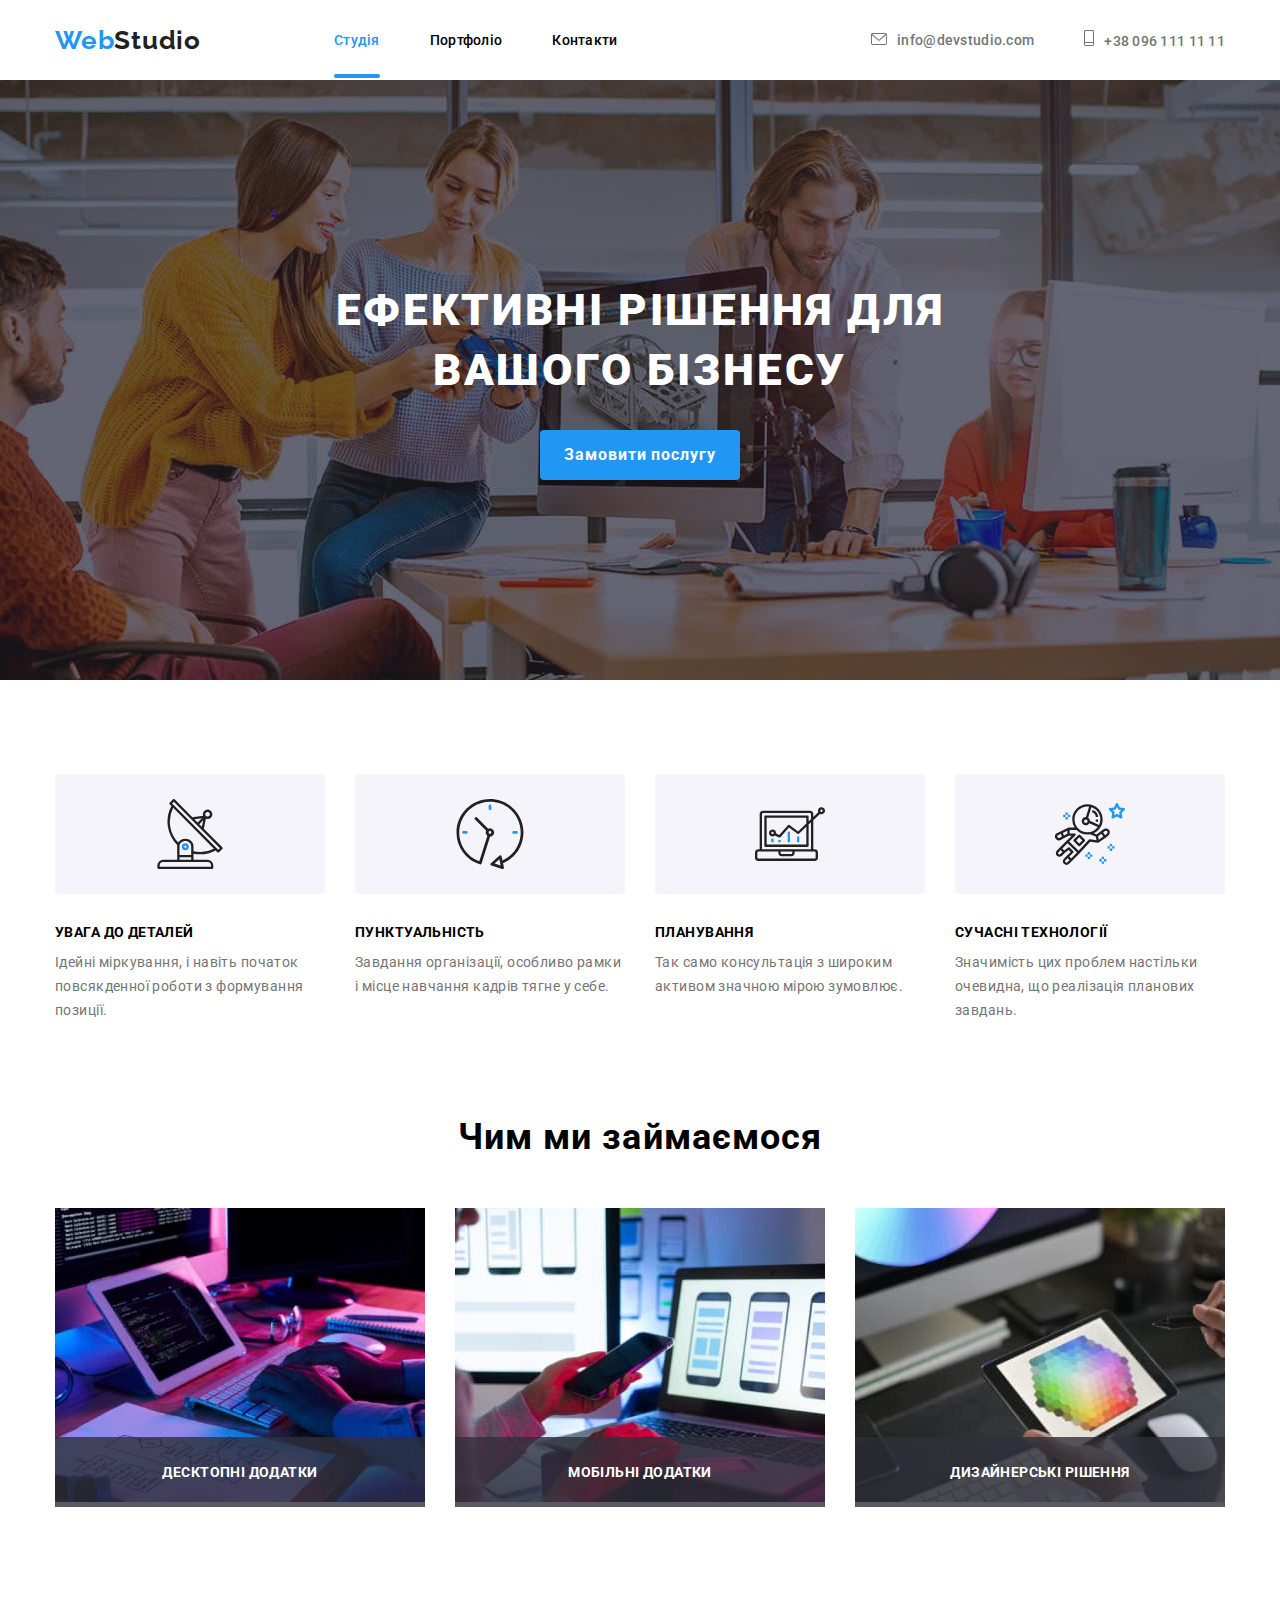
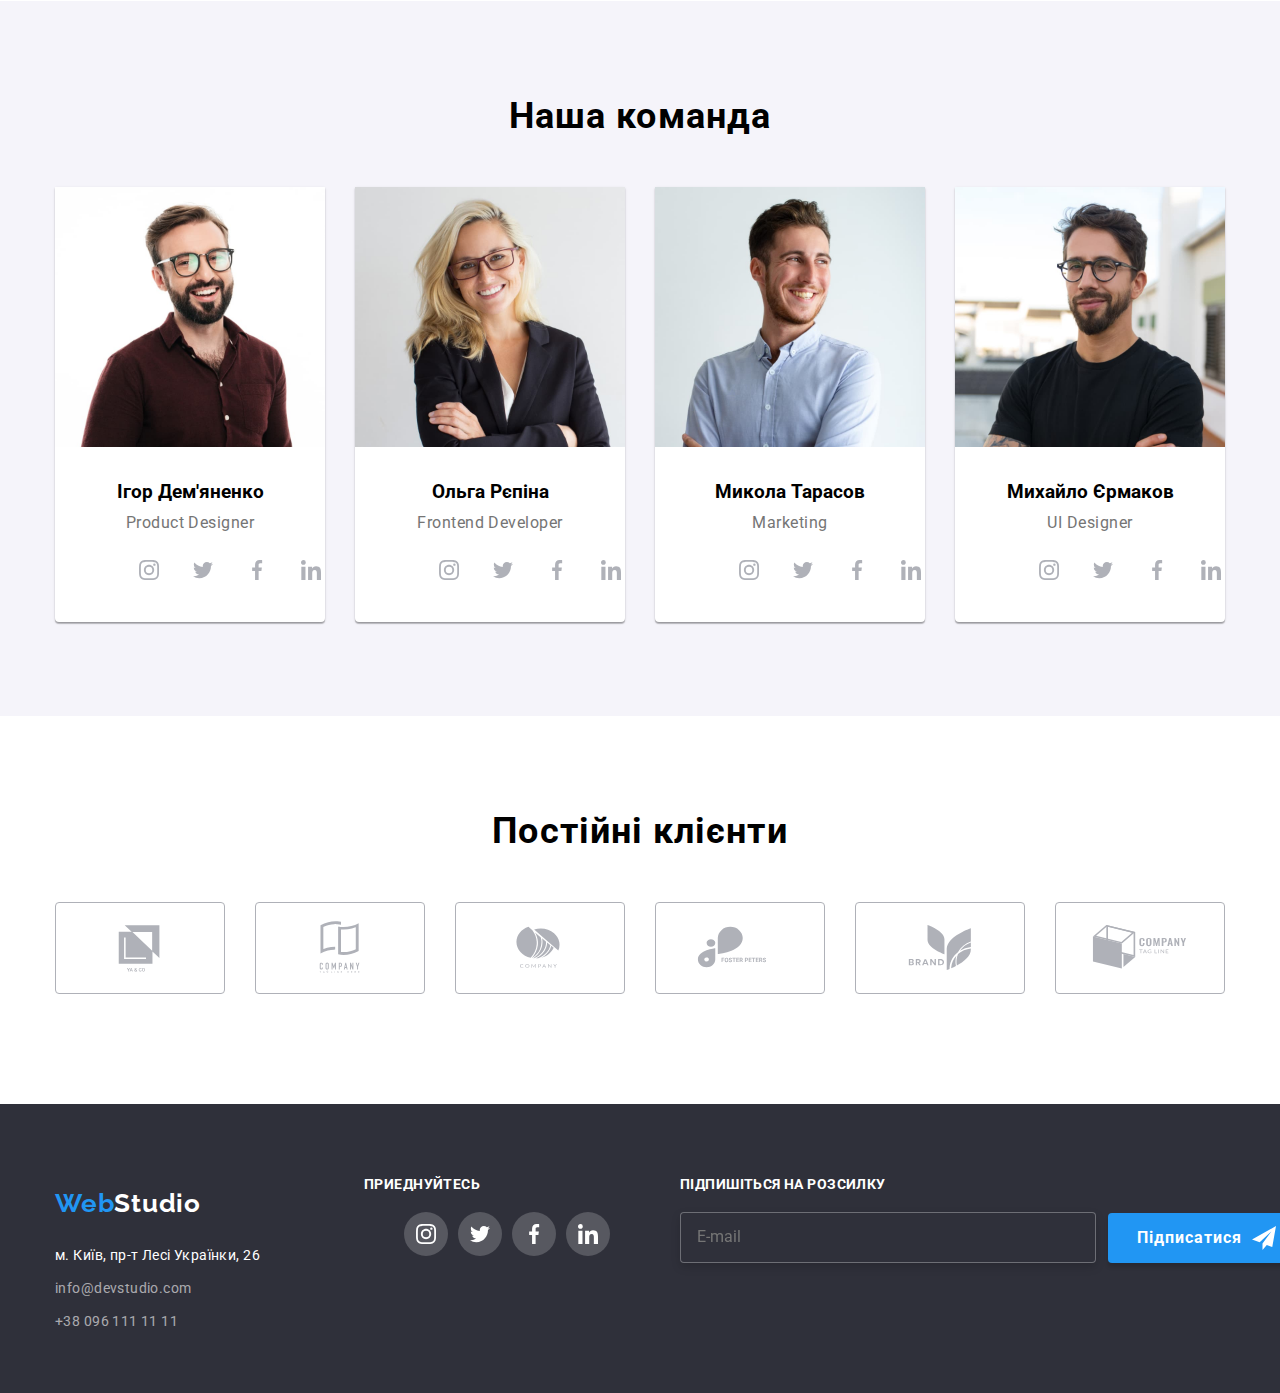
<file: index.html>
<!DOCTYPE html>
<html lang="ru">
  <head>
    <meta charset="UTF-8" />
    <meta http-equiv="X-UA-Compatible" content="IE=edge" />
    <meta name="viewport" content="width=device-width, initial-scale=1.0" />
    <title>goit-markup-hw-07</title>
    <!-- Normalize run -->
    <link
      rel="stylesheet"
      href="https://cdn.jsdelivr.net/npm/modern-normalize@1.1.0/modern-normalize.min.css"
    />
    <!-- Normalize end -->
    <link rel="preconnect" href="https://fonts.googleapis.com" />
    <link rel="preconnect" href="https://fonts.gstatic.com" crossorigin />
    <link
      href="https://fonts.googleapis.com/css2?family=Raleway:wght@700&family=Roboto:wght@400;500;700;900&display=swap"
      rel="stylesheet"
    />
    <link rel="stylesheet" href="./css/main.min.css" />
    <link rel="stylesheet" href="./css/style.css" />
  </head>
  <body>
    <!-- Modal -->
    <div class="backdrop is-hidden" data-modal>
      <div class="modal">
        <button data-modal-close class="modal-buton">
          <svg class="modal__icon">
            <use href="./images/icons.svg#close-black"></use>
          </svg>
        </button>

        <form class="form">
          <strong class="form__title"
            >Залиште свої дані, ми вам передзвонимо</strong
          >

          <div class="form__group" role="group">
            <label class="form__label">
              <span class="form__span">Ім'я</span>
              <svg class="form__icon">
                <use href="./images/icons.svg#person-black"></use>
              </svg>
              <input class="form__input" type="text" />
            </label>

            <label class="form__label">
              <span class="form__span">Телефон</span>
              <svg class="form__icon">
                <use href="./images/icons.svg#phone-black"></use>
              </svg>
              <input class="form__input" type="text" />
            </label>

            <label class="form__label">
              <span class="form__span">Пошта</span>
              <svg class="form__icon">
                <use href="./images/icons.svg#email-black"></use>
              </svg>
              <input class="form__input" type="text" />
            </label>

            <label class="form__label">
              <span class="form__span">Коментар</span>
              <textarea
                class="form__comment"
                placeholder="Введіть текст"
              ></textarea>
            </label>
          </div>

          <label class="form-agreement">
            <input
              class="checkbox visually-hidden"
              type="checkbox"
              name="agreement"
            />
            <svg class="form-agreement__icon">
              <use
                class="form-agreement--check-icon"
                href="./images/icons.svg#check"
              ></use>
              <use
                class="form-agreement--uncheck-icon"
                href="./images/icons.svg#uncheck"
              ></use>
            </svg>
            <span class="form-agreement__text">
              Погоджуюся з розсилкою та приймаю
              <a class="form-agreement__link" href="">Умови договору</a></span
            >
          </label>

          <button class="form-btn">
            <span>Відправити</span>
          </button>
        </form>
      </div>
    </div>

    <!-- Header -->

    <header>
      <div class="container">
        <div class="header">
          <nav class="nav-box">
            <p class="logo">Web<span class="logo--black">Studio</span></p>
            <ul class="nav-box__row">
              <li>
                <a
                  class="nav-box__link total link total-current"
                  href="index.html"
                  >Студія</a
                >
              </li>
              <li>
                <a class="nav-box__link total link" href="portfolio.html"
                  >Портфоліо</a
                >
              </li>
              <li>
                <a class="nav-box__link total link" href="">Контакти</a>
              </li>
            </ul>
          </nav>

          <div class="header-box">
            <ul class="header-box__row">
              <li>
                <a
                  class="header-box__link total link"
                  href="mailto:info@devstudio.com"
                  ><svg class="header-box__mail-icon">
                    <use href="./images/icons.svg#mail"></use></svg
                  >info@devstudio.com</a
                >
              </li>
              <li>
                <a class="header-box__link total link" href="tel:+380961111111"
                  ><svg class="header-box__tel-icon">
                    <use href="./images/icons.svg#tel"></use></svg
                  >+38 096 111 11 11</a
                >
              </li>
            </ul>
          </div>
        </div>
      </div>
    </header>
    <main>
      <!-- Hero -->

      <section class="hero">
        <div class="container">
          <h1 class="hero__text">
            Ефективні рішення для<br />
            вашого бізнесу
          </h1>
          <button data-modal-open class="hero-btn" type="button">
            Замовити послугу
          </button>
        </div>
      </section>

      <!-- Unnamed -->

      <section class="unnamed">
        <div class="container">
          <ul class="unnamed__row">
            <li>
              <div class="unnamed-column">
                <svg class="unnamed-column__icon" width="70" height="70">
                  <use href="images/icons.svg#antenna"></use>
                </svg>
              </div>
              <h3 class="unnamed-column__title">УВАГА ДО ДЕТАЛЕЙ</h3>
              <p class="unnamed-column__text">
                Ідейні міркування, і навіть початок повсякденної роботи з
                формування позиції.
              </p>
            </li>
            <li>
              <div class="unnamed-column">
                <svg class="unnamed-column__icon" width="70" height="70">
                  <use href="./images/icons.svg#clock"></use>
                </svg>
              </div>
              <h3 class="unnamed-column__title">ПУНКТУАЛЬНІСТЬ</h3>
              <p class="unnamed-column__text">
                Завдання організації, особливо рамки і місце навчання кадрів
                тягне у себе.
              </p>
            </li>
            <li>
              <div class="unnamed-column">
                <svg class="unnamed-column__icon" width="70" height="70">
                  <use href="./images/icons.svg#diagram"></use>
                </svg>
              </div>
              <h3 class="unnamed-column__title">ПЛАНУВАННЯ</h3>
              <p class="unnamed-column__text">
                Так само консультація з широким активом значною мірою зумовлює.
              </p>
            </li>
            <li>
              <div class="unnamed-column">
                <svg class="unnamed-column__icon" width="70" height="70">
                  <use href="./images/icons.svg#astronaut"></use>
                </svg>
              </div>
              <h3 class="unnamed-column__title">СУЧАСНІ ТЕХНОЛОГІЇ</h3>
              <p class="unnamed-column__text">
                Значимість цих проблем настільки очевидна, що реалізація
                планових завдань.
              </p>
            </li>
          </ul>
        </div>
      </section>

      <!-- What -->

      <section class="what">
        <div class="container">
          <h2 class="what__title">Чим ми займаємося</h2>
          <ul class="what__row">
            <li>
              <div class="what-column">
                <img src="./images/what-1.jpg" alt="фото" width="370" />
                <h3 class="what-column__item what-column__text">
                  ДЕСКТОПНІ ДОДАТКИ
                </h3>
              </div>
            </li>
            <li>
              <div class="what-column">
                <img src="./images/what-2.jpg" alt="фото" width="370" />
                <h3 class="what-column__item what-column__text">
                  МОБІЛЬНІ ДОДАТКИ
                </h3>
              </div>
            </li>
            <li>
              <div class="what-column">
                <img src="./images/what-3.jpg" alt="фото" width="370" />
                <h3 class="what-column__item what-column__text">
                  ДИЗАЙНЕРСЬКІ РІШЕННЯ
                </h3>
              </div>
            </li>
          </ul>
        </div>
      </section>

      <!-- Our -->

      <section class="our">
        <div class="container">
          <h2 class="our__title">Наша команда</h2>

          <ul class="our__row">
            <li class="our-box">
              <img src="./images/our-1.jpg" alt="фото" width="270" />
              <div class="our-box__text">
                <h3 class="our-box__name">Ігор Дем'яненко</h3>
                <p class="our-box__specialty">
                  <span lang="en">Product Designer</span>
                </p>
                <ul class="social">
                  <li>
                    <a href="" class="social__link">
                      <svg class="social__icon">
                        <use href="./images/icons.svg#instagram"></use>
                      </svg>
                    </a>
                  </li>
                  <li>
                    <a href="" class="social__link">
                      <svg class="social__icon">
                        <use href="./images/icons.svg#twitter"></use>
                      </svg>
                    </a>
                  </li>
                  <li>
                    <a href="" class="social__link">
                      <svg class="social__icon">
                        <use href="./images/icons.svg#facebook"></use>
                      </svg>
                    </a>
                  </li>
                  <li>
                    <a href="" class="social__link">
                      <svg class="social__icon">
                        <use href="./images/icons.svg#linkedin"></use>
                      </svg>
                    </a>
                  </li>
                </ul>
              </div>
            </li>
            <li class="our-box">
              <img src="./images/our-2.jpg" alt="фото" width="270" />
              <div class="our-box__text">
                <h3 class="our-box__name">Ольга Рєпіна</h3>
                <p class="our-box__specialty">
                  <span lang="en">Frontend Developer</span>
                </p>
                <ul class="social">
                  <li>
                    <a href="" class="social__link">
                      <svg class="social__icon">
                        <use href="./images/icons.svg#instagram"></use>
                      </svg>
                    </a>
                  </li>
                  <li>
                    <a href="" class="social__link">
                      <svg class="social__icon">
                        <use href="./images/icons.svg#twitter"></use>
                      </svg>
                    </a>
                  </li>
                  <li>
                    <a href="" class="social__link">
                      <svg class="social__icon">
                        <use href="./images/icons.svg#facebook"></use>
                      </svg>
                    </a>
                  </li>
                  <li>
                    <a href="" class="social__link">
                      <svg class="social__icon">
                        <use href="./images/icons.svg#linkedin"></use>
                      </svg>
                    </a>
                  </li>
                </ul>
              </div>
            </li>
            <li class="our-box">
              <img src="./images/our-3.jpg" alt="фото" width="270" />
              <div class="our-box__text">
                <h3 class="our-box__name">Микола Тарасов</h3>
                <p class="our-box__specialty">
                  <span lang="en">Marketing</span>
                </p>
                <ul class="social">
                  <li>
                    <a href="" class="social__link">
                      <svg class="social__icon">
                        <use href="./images/icons.svg#instagram"></use>
                      </svg>
                    </a>
                  </li>
                  <li>
                    <a href="" class="social__link">
                      <svg class="social__icon">
                        <use href="./images/icons.svg#twitter"></use>
                      </svg>
                    </a>
                  </li>
                  <li>
                    <a href="" class="social__link">
                      <svg class="social__icon">
                        <use href="./images/icons.svg#facebook"></use>
                      </svg>
                    </a>
                  </li>
                  <li>
                    <a href="" class="social__link">
                      <svg class="social__icon">
                        <use href="./images/icons.svg#linkedin"></use>
                      </svg>
                    </a>
                  </li>
                </ul>
              </div>
            </li>
            <li class="our-box">
              <img src="./images/our-4.jpg" alt="фото" width="270" />
              <div class="our-box__text">
                <h3 class="our-box__name">Михайло Єрмаков</h3>
                <p class="our-box__specialty">
                  <span lang="en">UI Designer</span>
                </p>
                <ul class="social">
                  <li>
                    <a href="" class="social__link">
                      <svg class="social__icon">
                        <use href="./images/icons.svg#instagram"></use>
                      </svg>
                    </a>
                  </li>
                  <li>
                    <a href="" class="social__link">
                      <svg class="social__icon">
                        <use href="./images/icons.svg#twitter"></use>
                      </svg>
                    </a>
                  </li>
                  <li>
                    <a href="" class="social__link">
                      <svg class="social__icon">
                        <use href="./images/icons.svg#facebook"></use>
                      </svg>
                    </a>
                  </li>
                  <li>
                    <a href="" class="social__link">
                      <svg class="social__icon">
                        <use href="./images/icons.svg#linkedin"></use>
                      </svg>
                    </a>
                  </li>
                </ul>
              </div>
            </li>
          </ul>
        </div>
      </section>

      <!-- Regular -->

      <section class="regular">
        <div class="container">
          <h2 class="regular__title">Постійні клієнти</h2>
          <ul class="regular__row">
            <li class="regular__box">
              <a href="" class="regular__link">
                <svg class="regular__icon" width="106" height="60">
                  <use href="./images/icons.svg#logo-1"></use>
                </svg>
              </a>
            </li>
            <li class="regular__box">
              <a href="" class="regular__link">
                <svg class="regular__icon" width="106" height="60">
                  <use href="./images/icons.svg#logo-2"></use>
                </svg>
              </a>
            </li>
            <li class="regular__box">
              <a href="" class="regular__link">
                <svg class="regular__icon" width="106" height="60">
                  <use href="./images/icons.svg#logo-3"></use>
                </svg>
              </a>
            </li>
            <li class="regular__box">
              <a href="" class="regular__link">
                <svg class="regular__icon" width="106" height="60">
                  <use href="./images/icons.svg#logo-4"></use>
                </svg>
              </a>
            </li>
            <li class="regular__box">
              <a href="" class="regular__link">
                <svg class="regular__icon" width="106" height="60">
                  <use href="./images/icons.svg#logo-5"></use>
                </svg>
              </a>
            </li>
            <li class="regular__box">
              <a href="" class="regular__link">
                <svg class="regular__icon" width="106" height="60">
                  <use href="./images/icons.svg#logo-6"></use>
                </svg>
              </a>
            </li>
          </ul>
        </div>
      </section>
    </main>

    <!-- Footer -->

    <footer class="footer">
      <div class="container">
        <div class="footer__row">
          <div>
            <p class="logo">Web<span class="logo--white">Studio</span></p>
            <div class="address">
              <address>
                <p class="footer__addres">м. Київ, пр-т Лесі Українки, 26</p>
                <ul class="footer__addres-link">
                  <li class="footer__link">
                    <a class="total link" href="mailto:info@devstudio.com"
                      >info@devstudio.com</a
                    >
                  </li>
                  <li class="footer__link">
                    <a class="total link" href="tel:+380961111111"
                      >+38 096 111 11 11</a
                    >
                  </li>
                </ul>
              </address>
            </div>
          </div>

          <!-- Приєднуйтесь -->

          <div>
            <p class="footer__title">ПРИЕДНУЙТЕСЬ</p>
            <ul class="social">
              <li>
                <a href="" class="social__footer">
                  <svg class="social__icon--footer">
                    <use href="./images/icons.svg#instagram"></use>
                  </svg>
                </a>
              </li>
              <li>
                <a href="" class="social__footer">
                  <svg class="social__icon--footer">
                    <use href="./images/icons.svg#twitter"></use>
                  </svg>
                </a>
              </li>
              <li>
                <a href="" class="social__footer">
                  <svg class="social__icon--footer">
                    <use href="./images/icons.svg#facebook"></use>
                  </svg>
                </a>
              </li>
              <li>
                <a href="" class="social__footer">
                  <svg class="social__icon--footer">
                    <use href="./images/icons.svg#linkedin"></use>
                  </svg>
                </a>
              </li>
            </ul>
          </div>

          <!-- Підпишіться на розсилку -->

          <div>
            <p class="footer__title">ПІДПИШІТЬСЯ НА РОЗСИЛКУ</p>
            <div class="footer-form">
              <label></label>
              <input
                class="footer-form__imput"
                type="email"
                placeholder="E-mail"
              />
              <button class="footer-form-btn">
                <span>Підписатися</span>
                <svg width="24" height="24">
                  <use href="./images/icons.svg#telegram"></use>
                </svg>
              </button>
            </div>
          </div>
        </div>
      </div>
    </footer>
    <script src="./js/modal.js"></script>
  </body>
</html>
</file>
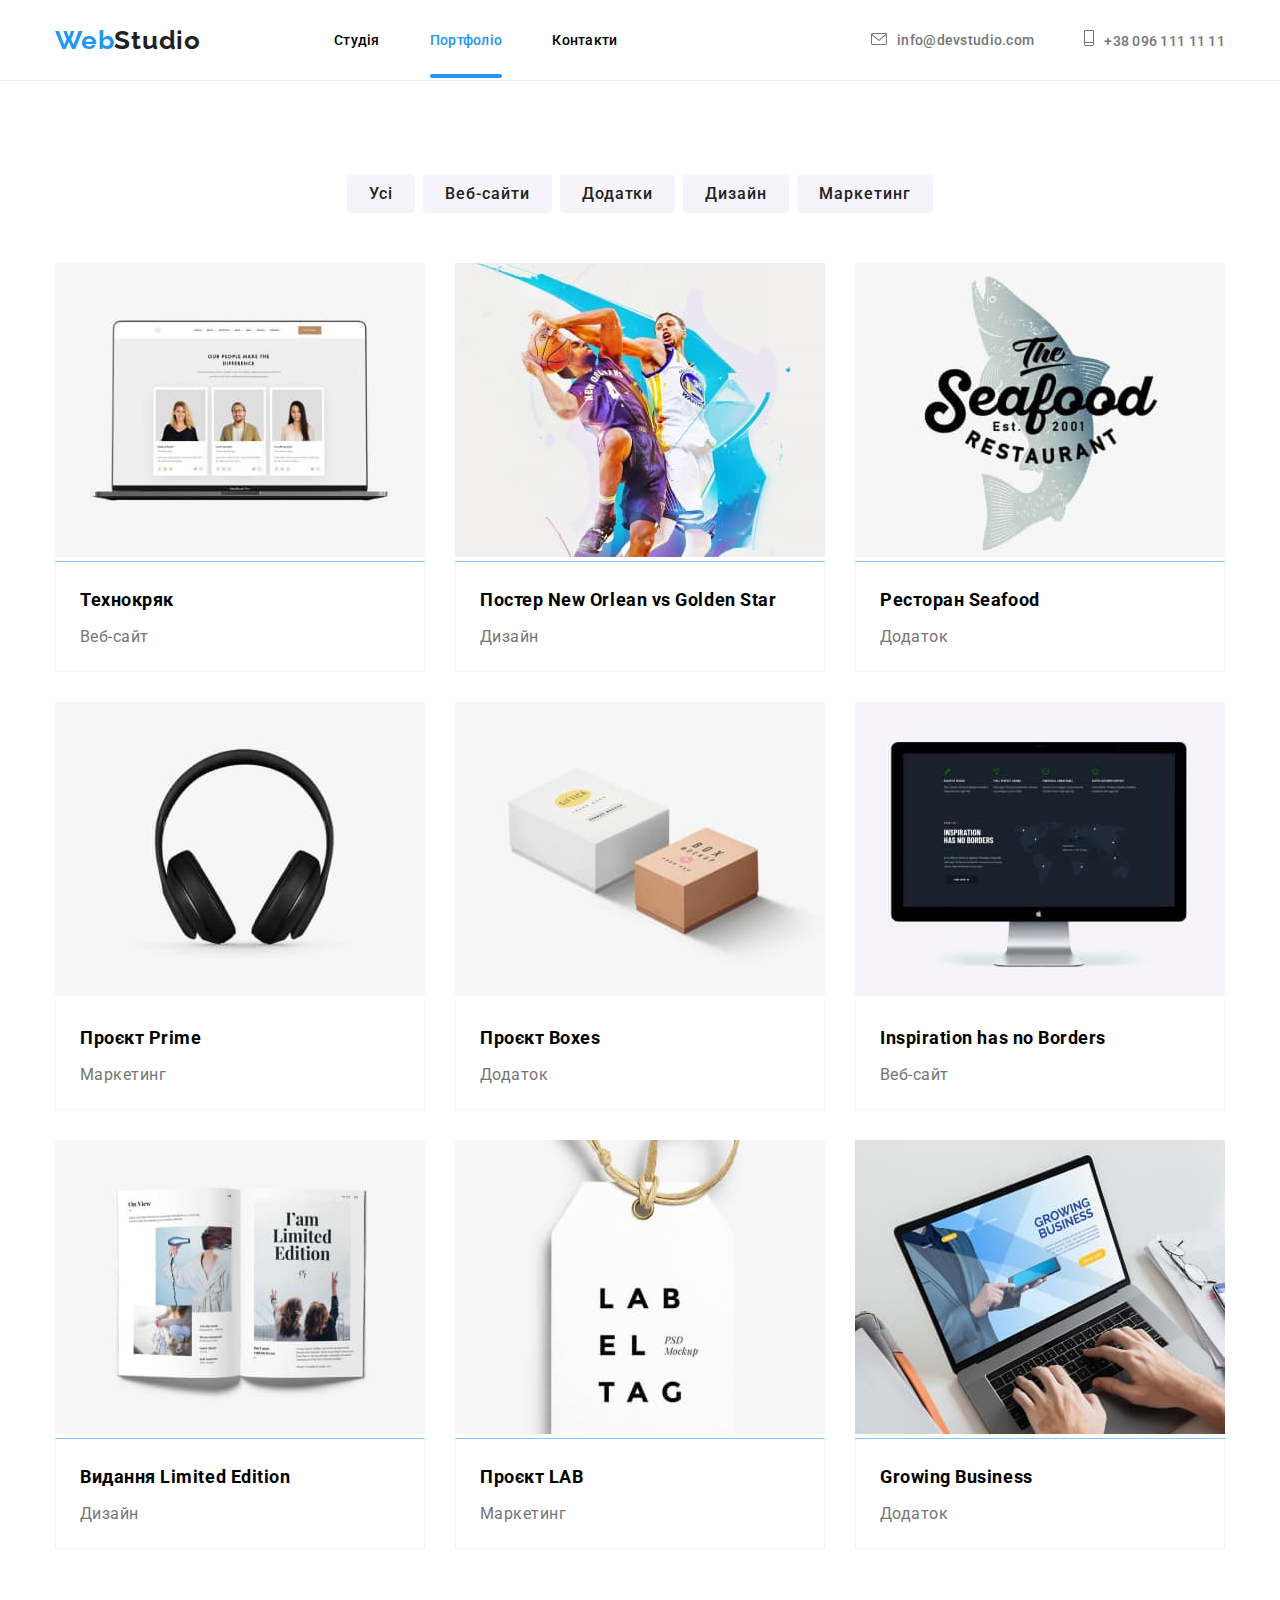
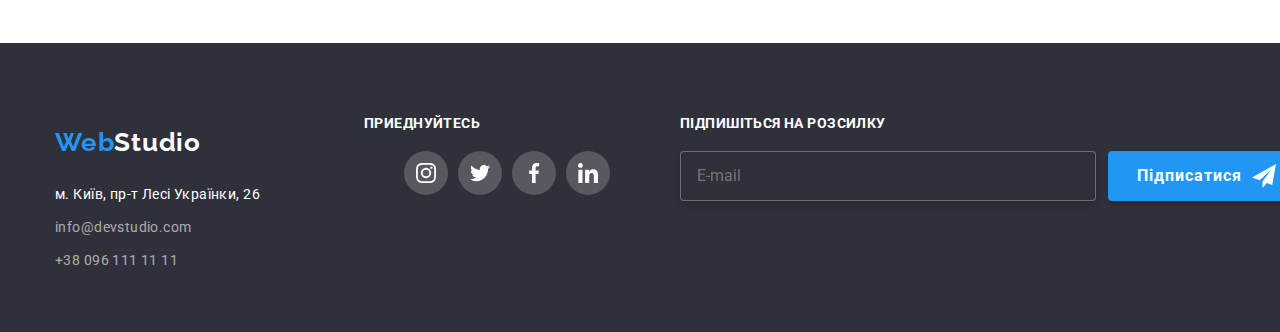
<file: portfolio.html>
<!DOCTYPE html>
<html lang="ru">
   <head>
    <meta charset="UTF-8" />
    <meta http-equiv="X-UA-Compatible" content="IE=edge" />
    <meta name="viewport" content="width=device-width, initial-scale=1.0" />
    <title>goit-markup-hw-07</title>
    <!-- Normalize run -->
    <link
      rel="stylesheet"
      href="https://cdn.jsdelivr.net/npm/modern-normalize@1.1.0/modern-normalize.min.css"
    />
    <!-- Normalize end -->
    <link rel="preconnect" href="https://fonts.googleapis.com" />
    <link rel="preconnect" href="https://fonts.gstatic.com" crossorigin />
    <link
      href="https://fonts.googleapis.com/css2?family=Raleway:wght@700&family=Roboto:wght@400;500;700;900&display=swap"
      rel="stylesheet"
    />
    <link rel="stylesheet" href="./css/main.min.css" />
    <link rel="stylesheet" href="./css/style.css" />
  </head>
  <body>
  <body>
    <!-- Header -->

    <header class="line">
      <div class="container">
        <div class="header">
          <nav class="nav-box">
            <p class="logo">Web<span class="logo--black">Studio</span></p>
            <ul class="nav-box__row">
              <li>
                <a
                  class="nav-box__link total link"
                  href="index.html"
                  >Студія</a
                >
              </li>
              <li>
                <a class="nav-box__link total link total-current" href="portfolio.html"
                  >Портфоліо</a
                >
              </li>
              <li>
                <a class="nav-box__link total link" href="">Контакти</a>
              </li>
            </ul>
          </nav>

          <div class="header-box">
            <ul class="header-box__row">
              <li>
                <a
                  class="header-box__link total link"
                  href="mailto:info@devstudio.com"
                  ><svg class="header-box__mail-icon">
                    <use href="./images/icons.svg#mail"></use></svg
                  >info@devstudio.com</a
                >
              </li>
              <li>
                <a class="header-box__link total link" href="tel:+380961111111"
                  ><svg class="header-box__tel-icon">
                    <use href="./images/icons.svg#tel"></use></svg
                  >+38 096 111 11 11</a
                >
              </li>
            </ul>
          </div>
        </div>
      </div>
    </header>

    <main>
      <section class="portfolio">
        <div class="container">
          <ul class="portfolio__filters">
            <li>
              <button class="btn-flr-1 btn-flr" type="button">Усі</button>
            </li>
            <li>
              <button class="btn-flr-2 btn-flr" type="button">Веб-сайти</button>
            </li>
            <li>
              <button class="btn-flr-3 btn-flr" type="button">Додатки</button>
            </li>
            <li>
              <button class="btn-flr-4 btn-flr" type="button">Дизайн</button>
            </li>
            <li>
              <button class="btn-flr-5 btn-flr" type="button">Маркетинг</button>
            </li>
          </ul>

          <ul class="portfolio-projects">
            <li>
              <div class="project link">
                <a href>
                  <div class="project__box">
                    <div class="project__foto">
                      <img src="./images/img-1.jpg" alt="фото" width="370" height="294" />
                    </div>
                    <div class="project__overlay">
                      <p class="project__text">
                        Ресурс пропонує комплексні пропозиції з різним рівнем функціоналу та сервісів. Все це дозволить відвідувачу отримати вичерпні відомості про компанію чи приватну особу.
                      </p>
                    </div>
                  </div>
                  <ul class="project__border">
                    <li><h3 class="project__name">Технокряк</h3></li>
                    <li><p class="project__specialty">Веб-сайт</p></li>
                  </ul>
                </a>
              </div>
            </li>

            <li>
              <div class="project link">
                <a href>
                  <div class="project__box">
                    <div class="project__foto">
                      <img src="./images/img-2.jpg" alt="фото" width="370" height="294" />
                    </div>
                    <div class="project__overlay">
                      <p class="project__text">
                        Ресурс пропонує комплексні пропозиції з різним рівнем функціоналу та сервісів. Все це дозволить відвідувачу отримати вичерпні відомості про компанію чи приватну особу.
                      </p>
                    </div>
                  </div>
                  <ul class="project__border">
                    <li>
                      <h3 class="project__name">
                        Постер<span lang="en"> New Orlean vs Golden Star</span>
                      </h3>
                    </li>
                    <li><p class="project__specialty">Дизайн</p></li>
                  </ul>
                </a>
              </div>
            </li>

            <li>
              <div class="project link">
                <a href>
                  <div class="project__box">
                    <div class="project__foto">
                      <img src="./images/img-3.jpg" alt="фото" width="370" height="294" />
                    </div>
                    <div class="project__overlay">
                      <p class="project__text">
                        Ресурс пропонує комплексні пропозиції з різним рівнем функціоналу та сервісів. Все це дозволить відвідувачу отримати вичерпні відомості про компанію чи приватну особу.
                      </p>
                    </div>
                  </div>
                  <ul class="project__border">
                    <li>
                      <h3 class="project__name">Ресторан<span lang="en"> Seafood</span></h3>
                    </li>
                    <li><p class="project__specialty">Додаток</p></li>
                  </ul>
                </a>
              </div>
            </li>

            <li>
              <div class="project link">
                <a href>
                  <div class="project__box">
                    <div class="project__foto">
                      <img src="./images/img-4.jpg" alt="фото" width="370" height="294" />
                    </div>
                    <div class="project__overlay">
                      <p class="project__text">
                        Ресурс пропонує комплексні пропозиції з різним рівнем функціоналу та сервісів. Все це дозволить відвідувачу отримати вичерпні відомості про компанію чи приватну особу.
                      </p>
                    </div>
                  </div>
                  <ul class="project__border">
                    <li>
                      <h3 class="project__name">Проєкт<span lang="en"> Prime</span></h3>
                    </li>
                    <li><p class="project__specialty">Маркетинг</p></li>
                  </ul>
                </a>
              </div>
            </li>

            <li>
              <div class="project link">
                <a href>
                  <div class="project__box">
                    <div class="project__foto">
                      <img src="./images/img-5.jpg" alt="фото" width="370" height="294" />
                    </div>
                    <div class="project__overlay">
                      <p class="project__text">
                        Ресурс пропонує комплексні пропозиції з різним рівнем функціоналу та сервісів. Все це дозволить відвідувачу отримати вичерпні відомості про компанію чи приватну особу.
                      </p>
                    </div>
                  </div>
                  <ul class="project__border">
                    <li>
                      <h3 class="project__name">Проєкт<span lang="en"> Boxes</span></h3>
                    </li>
                    <li><p class="project__specialty">Додаток</p></li>
                  </ul>
                </a>
              </div>
            </li>

            <li>
              <div class="project link">
                <a href>
                  <div class="project__box">
                    <div class="project__foto">
                      <img src="./images/img-6.jpg" alt="фото" width="370" height="294" />
                    </div>
                    <div class="project__overlay">
                      <p class="project__text">
                        Ресурс пропонує комплексні пропозиції з різним рівнем функціоналу та сервісів. Все це дозволить відвідувачу отримати вичерпні відомості про компанію чи приватну особу.
                      </p>
                    </div>
                  </div>
                  <ul class="project__border">
                    <li>
                      <h3 class="project__name">
                        <span lang="en">Inspiration has no Borders</span>
                      </h3>
                    </li>
                    <li><p class="project__specialty">Веб-сайт</p></li>
                  </ul>
                </a>
              </div>
            </li>

            <li>
              <div class="project link">
                <a href>
                  <div class="project__box">
                    <div class="project__foto">
                      <img src="./images/img-7.jpg" alt="фото" width="370" height="294" />
                    </div>
                    <div class="project__overlay">
                      <p class="project__text">
                        Ресурс пропонує комплексні пропозиції з різним рівнем функціоналу та сервісів. Все це дозволить відвідувачу отримати вичерпні відомості про компанію чи приватну особу.
                      </p>
                    </div>
                  </div>
                  <ul class="project__border">
                    <li>
                      <h3 class="project__name">Видання<span lang="en"> Limited Edition</span></h3>
                    </li>
                    <li><p class="project__specialty">Дизайн</p></li>
                  </ul>
                </a>
              </div>
            </li>

            <li>
              <div class="project link">
                <a href>
                  <div class="project__box">
                    <div class="project__foto">
                      <img src="./images/img-8.jpg" alt="фото" width="370" height="294" />
                    </div>
                    <div class="project__overlay">
                      <p class="project__text">
                        Ресурс пропонує комплексні пропозиції з різним рівнем функціоналу та сервісів. Все це дозволить відвідувачу отримати вичерпні відомості про компанію чи приватну особу.
                      </p>
                    </div>
                  </div>
                  <ul class="project__border">
                    <li>
                      <h3 class="project__name">Проєкт<span lang="en"> LAB</span></h3>
                    </li>
                    <li><p class="project__specialty">Маркетинг</p></li>
                  </ul>
                </a>
              </div>
            </li>

            <li>
              <div class="project link">
                <a href>
                  <div class="project__box">
                    <div class="project__foto">
                      <img src="./images/img-9.jpg" alt="фото" width="370" height="294" />
                    </div>
                    <div class="project__overlay">
                      <p class="project__text">
                        Ресурс пропонує комплексні пропозиції з різним рівнем функціоналу та сервісів. Все це дозволить відвідувачу отримати вичерпні відомості про компанію чи приватну особу.
                      </p>
                    </div>
                  </div>
                  <ul class="project__border">
                    <li>
                      <h3 class="project__name"><span lang="en">Growing Business</span></h3>
                    </li>
                    <li><p class="project__specialty">Додаток</p></li>
                  </ul>
                </a>
              </div>
            </li>
          </ul>
        </div>
      </section>
    </main>

    <!-- Footer -->

    <footer class="footer">
      <div class="container">
        <div class="footer__row">
          <div>
            <p class="logo">Web<span class="logo--white">Studio</span></p>
            <div class="address">
              <address>
                <p class="footer__addres">м. Київ, пр-т Лесі Українки, 26</p>
                <ul class="footer__addres-link">
                  <li class="footer__link">
                    <a class="total link" href="mailto:info@devstudio.com"
                      >info@devstudio.com</a
                    >
                  </li>
                  <li class="footer__link">
                    <a class="total link" href="tel:+380961111111"
                      >+38 096 111 11 11</a
                    >
                  </li>
                </ul>
              </address>
            </div>
          </div>

          <!-- Приєднуйтесь -->

          <div>
            <p class="footer__title">ПРИЕДНУЙТЕСЬ</p>
            <ul class="social">
              <li>
                <a href="" class="social__footer">
                  <svg class="social__icon--footer">
                    <use href="./images/icons.svg#instagram"></use>
                  </svg>
                </a>
              </li>
              <li>
                <a href="" class="social__footer">
                  <svg class="social__icon--footer">
                    <use href="./images/icons.svg#twitter"></use>
                  </svg>
                </a>
              </li>
              <li>
                <a href="" class="social__footer">
                  <svg class="social__icon--footer">
                    <use href="./images/icons.svg#facebook"></use>
                  </svg>
                </a>
              </li>
              <li>
                <a href="" class="social__footer">
                  <svg class="social__icon--footer">
                    <use href="./images/icons.svg#linkedin"></use>
                  </svg>
                </a>
              </li>
            </ul>
          </div>

          <!-- Підпишіться на розсилку -->

          <div>
            <p class="footer__title">ПІДПИШІТЬСЯ НА РОЗСИЛКУ</p>
            <div class="footer-form">
              <label></label>
              <input
                class="footer-form__imput"
                type="email"
                placeholder="E-mail"
              />
              <button class="footer-form-btn">
                <span>Підписатися</span>
                <svg width="24" height="24">
                  <use href="./images/icons.svg#telegram"></use>
                </svg>
              </button>
            </div>
          </div>
        </div>
      </div>
    </footer>
    <script src="./js/modal.js"></script>
  </body>
</html>
</file>
<file: css/style.css>
/* :root {
/* fonts types*/

/* --font-main: 'Roboto', sans-serif;
  --font-second: 'Raleway', sans-serif; */

/* text colors */

/* --txt-main-cl: color #212121; */

/* background colors*/

/* --bg-color-dark: #2f303a;
  --bg-color-light: #f5f4fa;
} */

.link {
  text-decoration: none;
  color: currentColor;
  padding: 0;
  margin: 0;

  transition: color 250ms cubic-bezier(0.4, 0, 0.2, 1);
}

ul {
  list-style: none;
}
a {
  text-decoration: none;
  color: currentColor;
}
/* ----------RESET STYLES RUN---------- */
/* h1,
h2,
h3,
h4,
h5,
h6,
p {
  margin: 0;
}
ul,
ol {
  list-style: none;
  padding: 0;
  margin: 0;
} */
/* -- RESET STYLES END -- */

/* base styles */

.container {
  width: 1200px;
  margin-left: auto;
  margin-right: auto;
  padding-left: 15px;
  padding-right: 15px;

  /* outline: 2px solid red;
  outline-offset: -2px; */
}

.visually-hidden {
  position: absolute;
  white-space: nowrap;
  width: 1px;
  height: 1px;
  overflow: hidden;
  border: 0;
  padding: 0;
  clip: rect(0 0 0 0);
  clip-path: inset(50%);
  margin: -1px;
}

/* -- BODY -- */

body {
  font-family: var(--font-main);
  color: var(--font-main);
}
.backdrop {
  position: fixed;
  top: 0;
  left: 0;
  z-index: 1;
  width: 100%;
  height: 1024px;
  background-color: rgba(0, 0, 0, 0.2);

  transition: transform 1500ms ease-in-out 200ms,
    opacity 1500ms ease-in-out 200ms;
}
.backdrop.is-hidden {
  opacity: 0;
  pointer-events: none;
}
.modal {
  position: absolute;
  top: 50%;
  left: 50%;
  transform: translate(-50%, -50%) scale(1) rotate(0);

  height: 581px;
  width: 528px;
  padding: 40px;
  background-color: #ffffff;
  box-shadow: 0px 1px 3px rgba(0, 0, 0, 0.12), 0px 1px 1px rgba(0, 0, 0, 0.14),
    0px 2px 1px rgba(0, 0, 0, 0.2);
  border-radius: 4px;

  transition: transform 1500ms ease-in-out 200ms,
    opacity 250ms ease-in-out 200ms;
  visibility: visible;
}

.backdrop.is-hidden .modal {
  opacity: 1;
  transform: translate(-50%, -50%) scale(0, 1) rotate(-1turn);
  visibility: visible;
}

.modal-buton {
  position: absolute;
  top: 8px;
  right: 8px;
  display: flex;
  justify-content: center;
  align-items: center;
  width: 30px;
  height: 30px;
  background-color: #ffffff;
  border-radius: 30px;
  border: 1px solid rgba(0, 0, 0, 0.1);
  cursor: pointer;
}

.modal__icon {
  display: flex;
  justify-content: center;
  align-items: center;
  width: 11px;
  height: 11px;
  transition: fill 250ms cubic-bezier(0.4, 0, 0.2, 1);
}

.modal-buton:focus,
.modal-buton:hover,
.modal__icon:focus,
.modal__icon:hover {
  fill: #2196f3;
}

.form {
  display: flex;
  flex-direction: column;
  text-align: center;
}
.form__title {
  margin-bottom: 12px;
  display: block;
  font-style: normal;
  font-weight: 700;
  font-size: 20px;
  line-height: calc(23 / 20);
  text-align: center;
  letter-spacing: 0.03em;
  color: #212121;
}
.form__label {
  position: relative;
  display: block;
  margin-bottom: 10px;
}
.form__label:last-child {
  margin-bottom: 0;
}
.form__span {
  display: block;
  text-align: left;
  margin-bottom: 4px;
  margin-left: 1px;
  font-weight: 400;
  font-size: 12px;
  line-height: calc(14 / 12);
  letter-spacing: 0.01em;
  color: #757575;
}
.form__input {
  padding: 10px;
  box-sizing: border-box;
  padding-left: 42px;
  width: 100%;
  padding-top: 10px;
  padding-bottom: 10px;
  border: 1px solid rgba(33, 33, 33, 0.2);
  border-radius: 4px;
  outline: transparent;

  transition: border-color 250ms cubic-bezier(0.4, 0, 0.2, 1);
}
.form__icon {
  position: absolute;
  width: 18px;
  height: 18px;
  top: 29px;
  left: 10px;
  user-select: none;
  pointer-events: none;

  transition: fill 250ms cubic-bezier(0.4, 0, 0.2, 1);
}

.form__label:hover > .form__icon {
  fill: #188ce8;
}
.form__input:hover,
.form__input:focus,
.form__comment:hover,
.form__comment:focus {
  border-color: #188ce8;
}
.form__comment {
  padding: 10px;
  box-sizing: border-box;
  width: 100%;
  height: 120px;
  border: 1px solid rgba(33, 33, 33, 0.2);
  border-radius: 4px;
  margin-bottom: 20px;
  outline: transparent;
  resize: none;
  transition: border-color 250ms cubic-bezier(0.4, 0, 0.2, 1);
}
textarea::placeholder {
  font-style: normal;
  font-weight: 400;
  font-size: 14px;
  line-height: calc(16 / 14);
  letter-spacing: 0.01em;
  color: rgba(117, 117, 117, 0.5);
}
.form-agreement {
  position: relative;
  margin-bottom: 30px;
}
.form-agreement__text {
  text-align: right;
  margin-left: 18px;
  font-style: normal;
  font-weight: 400;
  font-size: 14px;
  line-height: calc(24 / 14);
  letter-spacing: 0.03em;
  color: #757575;
  user-select: none;
}
.form-agreement__link {
  text-decoration: underline;
  user-select: none;
  text-underline-position: under;
  color: #188ce8;
}
.form-agreement__icon {
  position: absolute;
  top: 3px;
  left: 10px;
  width: 18px;
  height: 18px;
  cursor: pointer;
}
.checkbox:checked + .form-agreement__icon .form-agreement--uncheck-icon {
  opacity: 0;
  transition: opacity 250ms cubic-bezier(0.4, 0, 0.2, 1);
}
.form-agreement--check-icon {
  opacity: 0;
  transition: opacity 250ms cubic-bezier(0.4, 0, 0.2, 1);
}
.checkbox:checked + .form-agreement__icon .form-agreement--check-icon {
  opacity: 1;
}
.form-agreement--uncheck-icon {
  opacity: 1;
}

.form-btn {
  display: inline-flex;
  align-items: center;
  margin-left: auto;
  margin-right: auto;
  padding: 10px 55px;
  font-weight: 700;
  font-size: 16px;
  line-height: calc(30 / 16);
  letter-spacing: 0.06em;
  cursor: pointer;
  color: #ffffff;
  width: 200px;
  height: 50px;
  background: #2196f3;
  border-style: none;
  box-shadow: 0px 4px 4px rgba(0, 0, 0, 0.15);
  border-radius: 4px;
  text-decoration: none;

  transition: background-color 250ms cubic-bezier(0.4, 0, 0.2, 1);
}

/* -- HEADER -- */

.header {
  display: flex;
  align-self: center;
}

.nav-box {
  margin: 0;
  display: flex;
  flex-wrap: wrap;
  align-items: center;
}
.logo {
  margin: 0;
  font-family: var(--font-second);
  font-style: normal;
  font-weight: 700;
  font-size: 26px;
  line-height: calc(31 / 26);
  letter-spacing: 0.03em;
  padding: 24px 93px 24px 0;
  /* margin-top: 24px;
  margin-bottom: 24px;
  margin-right: 93px; */
  color: #2196f3;
}
.logo--black {
  margin: 0;
  color: #212121;
}
.nav-box__row {
  display: flex;
  flex-direction: row;
  flex: content;
  gap: 50px;
}
.nav-box__link {
  padding: 30px 0 30px 0;
  font-weight: 500;
  font-size: 14px;
  line-height: calc(16 / 14);
  letter-spacing: 0.02em;

  transition: color 250ms cubic-bezier(0.4, 0, 0.2, 1);
}
.total-current {
  position: relative;
  color: #2196f3;
}
.total-current::after {
  content: "";
  position: absolute;
  bottom: 0;
  left: 0;
  display: block;
  width: 100%;
  height: 4px;
  border-radius: 2px;
  background: #2196f3;
}
.header-box {
  margin: 0;
  padding: 0;
  flex: content;
}
.header-box__row {
  margin: 30px 0 30px 0;
  display: flex;
  justify-content: flex-end;
  align-items: center;
  gap: 50px;
}
.header-box__link {
  /* display: inline-flex; */
  align-items: center;
  font-weight: 500;
  font-size: 14px;
  line-height: calc(16 / 14);
  letter-spacing: 0.02em;
  color: #757575;

  transition: color 250ms cubic-bezier(0.4, 0, 0.2, 1);
}
.total:hover,
.total:focus,
.mail-icon:hover,
.tel-icon:hover {
  color: #2196f3;
  transition: color 250ms cubic-bezier(0.4, 0, 0.2, 1),
    background-color 250ms cubic-bezier(0.4, 0, 0.2, 1);
}
.header-box__mail-icon {
  display: inline-block;
  content: "";
  align-items: center;
  fill: currentColor;
  margin: 0 10px 0 0;
  width: 16px;
  height: 12px;

  transition: fill 250ms cubic-bezier(0.4, 0, 0.2, 1);
}
.header-box__tel-icon {
  display: inline-block;
  content: "";
  align-items: center;
  fill: currentColor;
  margin: 0 10px 0 0;
  width: 10px;
  height: 16px;

  transition: fill 250ms cubic-bezier(0.4, 0, 0.2, 1);
}

/* -- MAIN -- */

.hero {
  background-color: #c4c4c4;
  max-width: 1600px;
  background-image: linear-gradient(
      to right,
      rgba(47, 48, 58, 0.4),
      rgba(47, 48, 58, 0.4)
    ),
    url(../images/hero.jpg);
  background-repeat: no-repeat;
  background-position: center;
  padding: 200px 0 200px 0;
  margin: 0 auto;
}
.hero__text {
  width: 696px;
  font-weight: 900;
  font-size: 44px;
  line-height: calc(60 / 44);
  text-align: center;
  letter-spacing: 0.06em;
  text-transform: uppercase;
  color: #ffffff;
  margin: 0 auto 30px;
}
.hero-btn {
  font: var(--font-main);
  width: 200px;
  height: 50px;
  font-weight: 700;
  font-size: 16px;
  line-height: calc(30 / 16);
  letter-spacing: 0.06em;
  cursor: pointer;
  color: #ffffff;
  background-color: #2196f3;
  margin-left: auto;
  margin-right: auto;
  display: block;
  border-style: none;
  box-shadow: 0px 4px 4px rgba(0, 0, 0, 0.15);
  border-radius: 4px;

  transition: background-color 250ms cubic-bezier(0.4, 0, 0.2, 1);
}
.hero-btn:hover,
.hero-btn:focus {
  background-color: #188ce8;
}
.unnamed {
  padding: 94px 0 94px 0;
}
.unnamed__row {
  padding: 0;
  margin: 0;
  display: flex;
  align-items: stretch;
  gap: 30px;
}
.unnamed-column {
  margin: 0;
  padding: 25px 100px;
  width: 270px;
  height: 120px;
  background-color: #f5f4fa;
  border-radius: 4px;
}
.unnamed-column__icon {
  background-repeat: no-repeat;
  background-position: center;
}
.unnamed-column__title {
  margin: 30px 0 0 0;
  font-weight: 700;
  font-size: 14px;
  line-height: calc(16 / 14);
  letter-spacing: 0.03em;
}
.unnamed-column__text {
  margin: 10px 0 0 0;
  font-weight: 400;
  font-size: 14px;
  line-height: calc(24 / 14);
  letter-spacing: 0.03em;
  color: #757575;
}
.what {
  padding-top: 0;
  padding-bottom: 94px;
}
.what__title {
  font-weight: 700;
  font-size: 36px;
  line-height: calc(42 / 36);
  text-align: center;
  margin: 0 auto 50px;
  letter-spacing: 0.03em;
}
.what__row {
  display: flex;
  justify-content: space-between;
  margin: 0;
  padding: 0;
}
.what-column {
  position: relative;
  bottom: 0;
  left: 0;
}
.what-column__item {
  margin: 0;
  position: absolute;
  bottom: 0;
  left: 0;
  width: 100%;
  height: 70px;
  background-color: rgba(47, 48, 58, 0.8);
}
.what-column__text {
  display: flex;
  align-items: center;
  justify-content: center;
  font-weight: 700;
  font-size: 14px;
  line-height: calc(16 / 14);
  letter-spacing: 0.03em;
  color: #ffffff;
}
.our {
  margin: 0;
  padding: 94px 0 94px 0;
  background-color: var(--bg-color-light);
}
.our__title {
  font-weight: 700;
  font-size: 36px;
  line-height: calc(42 / 36);
  text-align: center;
  margin: 0 auto 50px;
  padding: 0;
  letter-spacing: 0.03em;
}

.our__row {
  margin: 0;
  padding: 0px;
  display: flex;
  align-items: stretch;
  gap: 30px;
}
.our-box {
  width: 270px;
  background-color: #ffffff;
  box-shadow: 0px 1px 3px rgba(0, 0, 0, 0.12), 0px 1px 1px rgba(0, 0, 0, 0.14),
    0px 2px 1px rgba(0, 0, 0, 0.2);
  border-radius: 0px 0px 4px 4px;
}
.our-box__text {
  padding: 30px 32px;
}
.our-box__name {
  margin: 0 0 10px 0;
  text-align: center;
  line-height: calc(19 / 16);
}
.our-box__specialty {
  margin: 0 0 16px 0;
  bottom: 0;
  text-align: center;
  font-weight: 400;
  line-height: calc(19 / 16);
  letter-spacing: 0.03em;
  color: #757575;
}
.social {
  display: flex;
  align-items: center;
  justify-content: flex-start;
  margin: 0;
  gap: 10px;
}
.social__link {
  padding: 12px;
  display: flex;
  justify-content: center;
  align-items: center;
  width: 44px;
  height: 44px;
  border: none;
  border-radius: 50%;
  transition: 0.2s;
  fill: #afb1b8;

  transition: fill 250ms cubic-bezier(0.4, 0, 0.2, 1),
    background-color 250ms cubic-bezier(0.4, 0, 0.2, 1);
}
.social__icon {
  display: flex;
  justify-content: center;
  align-items: center;
  width: 20px;
  height: 20px;
}
.social__link:hover,
.social__link:focus,
.social__icon:hover,
.social__icon:focus {
  background-color: #2196f3;
  fill: #ffffff;
}
.regular {
  padding-top: 94px;
  padding-bottom: 94px;
}
.regular__title {
  font-weight: 700;
  font-size: 36px;
  line-height: calc(42 / 36);
  text-align: center;
  margin: 0 auto 50px;
  letter-spacing: 0.03em;
}
.regular__row {
  padding: 0;
  display: flex;
  align-items: center;
  gap: 30px;
}
.regular__link {
  display: flex;
  align-items: center;
  justify-content: center;
  width: 170px;
  height: 92px;
  border: 1px solid #afb1b8;
  fill: #afb1b8;
  border-radius: 4px;

  transition: fill 250ms cubic-bezier(0.4, 0, 0.2, 1),
    border-color 250ms cubic-bezier(0.4, 0, 0.2, 1);
}
.regular__icon {
  margin: auto;
  width: 106px;
  height: 60px;
}
.regular__link:hover,
.regular__link:focus {
  border: 1px solid #2196f3;
  fill: #2196f3;
  border-radius: 4px;
}

/* -- FOOTER -- */

.footer {
  background-color: var(--bg-color-dark);
  padding: 60px 0 60px 0;
}
.footer__row {
  margin: 0;
  bottom: 0;
  display: flex;
  align-items: stretch;
  gap: 70px;
}
.logo--white {
  color: #ffffff;
}
.footer__addres {
  margin: 0;
  padding: 0;
  font-style: normal;
  font-weight: 400;
  font-size: 14px;
  line-height: calc(24 / 14);
  letter-spacing: 0.03em;
  color: #ffffff;
}
.footer__addres-link {
  margin: 0;
  padding: 0;
}
.footer__link {
  margin: 9px 0 0 0;
  padding: 0;
  font-style: normal;
  font-weight: 400;
  font-size: 14px;
  line-height: calc(24 / 14);
  letter-spacing: 0.03em;
  color: rgba(255, 255, 255, 0.6);

  transition: color 250ms cubic-bezier(0.4, 0, 0.2, 1);
}
.footer__title {
  margin: 12px 0 20px 0;
  padding: 0;
  font-style: normal;
  font-weight: 700;
  font-size: 14px;
  line-height: calc(16 / 14);
  letter-spacing: 0.03em;
  color: #ffffff;
}
.social__footer {
  padding: 12px;
  display: block;
  width: 44px;
  height: 44px;
  border: none;
  border-radius: 50%;
  background-color: #575860;

  transition: background-color 250ms cubic-bezier(0.4, 0, 0.2, 1);
}
.social__icon--footer {
  width: 20px;
  height: 20px;
  fill: #ffffff;
}
.social__footer:hover,
.social__footer:focus,
.social__icon--footer:hover,
.social__icon--footer:focus {
  background-color: #188ce8;
  fill: #ffffff;
}

.footer-form {
  display: flex;
  align-items: flex-end;
  justify-content: center;
}

.footer-form__imput {
  padding: 15px 195px 15px 16px;
  border: 1px solid rgba(255, 255, 255, 0.3);
  filter: drop-shadow(0px 4px 4px rgba(0, 0, 0, 0.15));
  border-radius: 4px;
  background-color: var(--bg-color-dark);
  color: #ffffff;
}

.footer-form-btn {
  margin-left: 12px;
  display: inline-flex;
  align-items: center;
  gap: 10px;
  padding: 10px 29px;
  font-weight: 700;
  font-size: 16px;
  line-height: calc(30 / 16);
  letter-spacing: 0.06em;
  cursor: pointer;
  color: #ffffff;
  fill: #ffffff;
  width: 200px;
  height: 50px;
  background: #2196f3;
  border-style: none;
  box-shadow: 0px 4px 4px rgba(0, 0, 0, 0.15);
  border-radius: 4px;

  transition: background-color 250ms cubic-bezier(0.4, 0, 0.2, 1);
}

/* --------------------PORTFOLIO-------------------- */
/* --------------------PORTFOLIO-------------------- */
/* --------------------PORTFOLIO-------------------- */

.line {
  border-bottom: 1px solid #ececec;
}
.portfolio {
  padding: 94px 0 94px 0;
}
.portfolio__filters {
  margin: 0 auto 50px;
  padding: 0;
  display: flex;
  justify-content: center;
}
.btn-flr-1,
.btn-flr-2,
.btn-flr-3,
.btn-flr-4,
.btn-flr-5 {
  font: var(--font-main);
  font-weight: 500;
  line-height: calc(26 / 16);
  letter-spacing: 0.06em;
  cursor: pointer;
  margin: 0 4px;
  padding: 6px 22px;
  color: #212121;
  border-style: none;
  border-radius: 4px;
  background-color: #f5f4fa;
  border: inherit;

  transition: color 250ms cubic-bezier(0.4, 0, 0.2, 1),
    background-color 250ms cubic-bezier(0.4, 0, 0.2, 1);
}
.btn-flr:hover,
.btn-flr:focus {
  color: #ffffff;
  background-color: #2196f3;
  box-shadow: 0px 1px 1px rgba(0, 0, 0, 0.12), 0px 4px 4px rgba(0, 0, 0, 0.06),
    1px 4px 6px rgba(0, 0, 0, 0.16);
  border-radius: 4px;
}
.portfolio-projects {
  display: flex;
  flex-wrap: wrap;
  align-content: flex-start;
  gap: 30px;
  margin: 0;
  padding: 0;
}
.project:hover {
  box-shadow: 0px 1px 1px rgba(0, 0, 0, 0.12), 0px 4px 4px rgba(0, 0, 0, 0.06),
    1px 4px 6px rgba(0, 0, 0, 0.16);
}

.project__box {
  position: relative;
  overflow: hidden;
}
.project__overlay {
  position: absolute;
  top: 0;
  left: 0;
  width: 100%;
  height: 100%;
  display: inline-block;
  background: rgba(33, 150, 243, 0.9);

  transform: translateY(100%);
  transition: transform 250ms cubic-bezier(0.4, 0, 0.2, 1);
}
.project:hover .project__overlay {
  transform: translateY(0%);
}

.project__text {
  padding: 60px 24px;
  font-weight: 400;
  font-size: 18px;
  line-height: calc(26 / 16);
  letter-spacing: 0.03em;
  color: #ffffff;
}
.project__border {
  margin: 0;
  padding: 20px 24px 19px 24px;
  border-left: 1px solid #f5f4fa;
  border-right: 1px solid #f5f4fa;
  border-bottom: 1px solid #f5f4fa;
}
.project__name {
  margin: 0 0 4px 0;
  padding: 0;
  font-weight: 700;
  font-size: 18px;
  line-height: calc(36 / 18);
  letter-spacing: 0.03em;
}
.project__specialty {
  margin: 0;
  padding: 0;
  font-weight: 400;
  line-height: calc(30 / 16);
  letter-spacing: 0.03em;
  color: #757575;
}
</file>
<file: css/main.min.css>
:root{--font-main: "Roboto", sans-serif;--font-second: "Raleway", sans-serif;--txt-main-cl: color #212121;--bg-color-dark: #2f303a;--bg-color-light: #f5f4fa}/*# sourceMappingURL=main.min.css.map */
</file>
